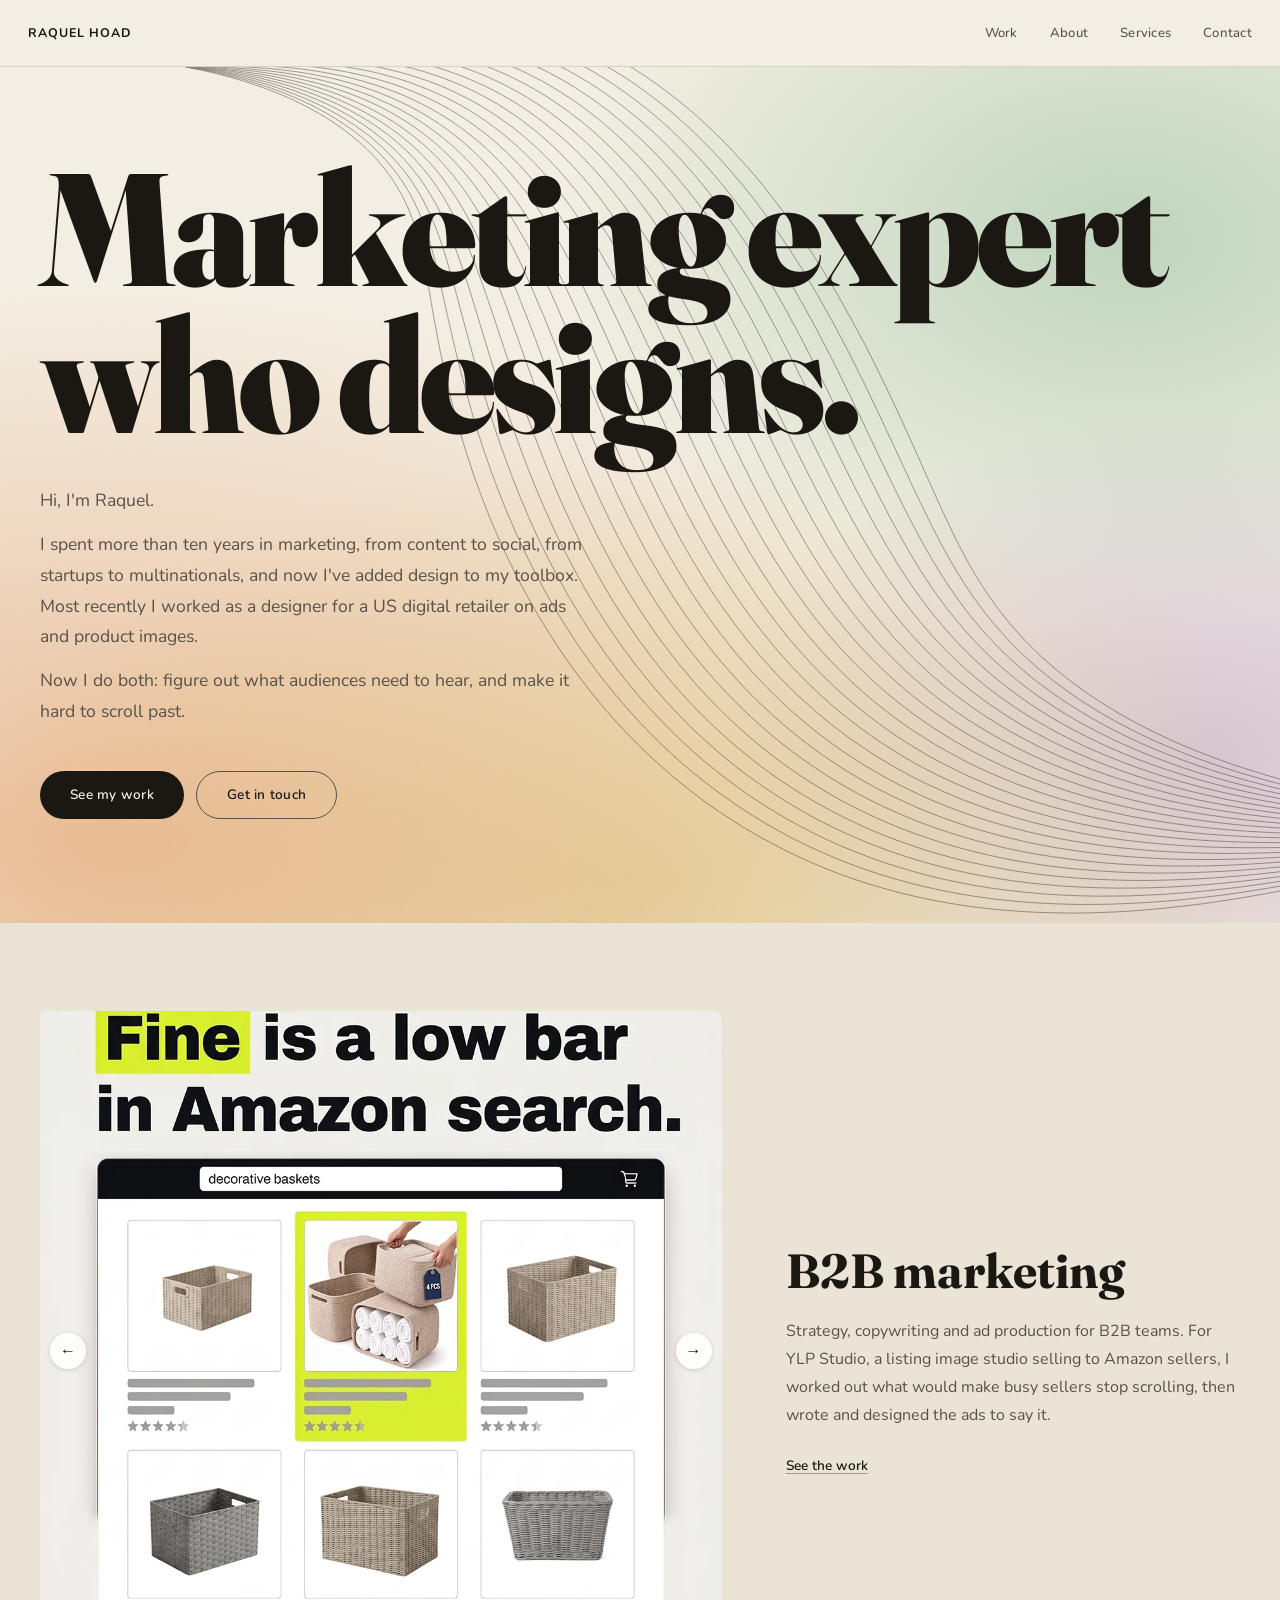
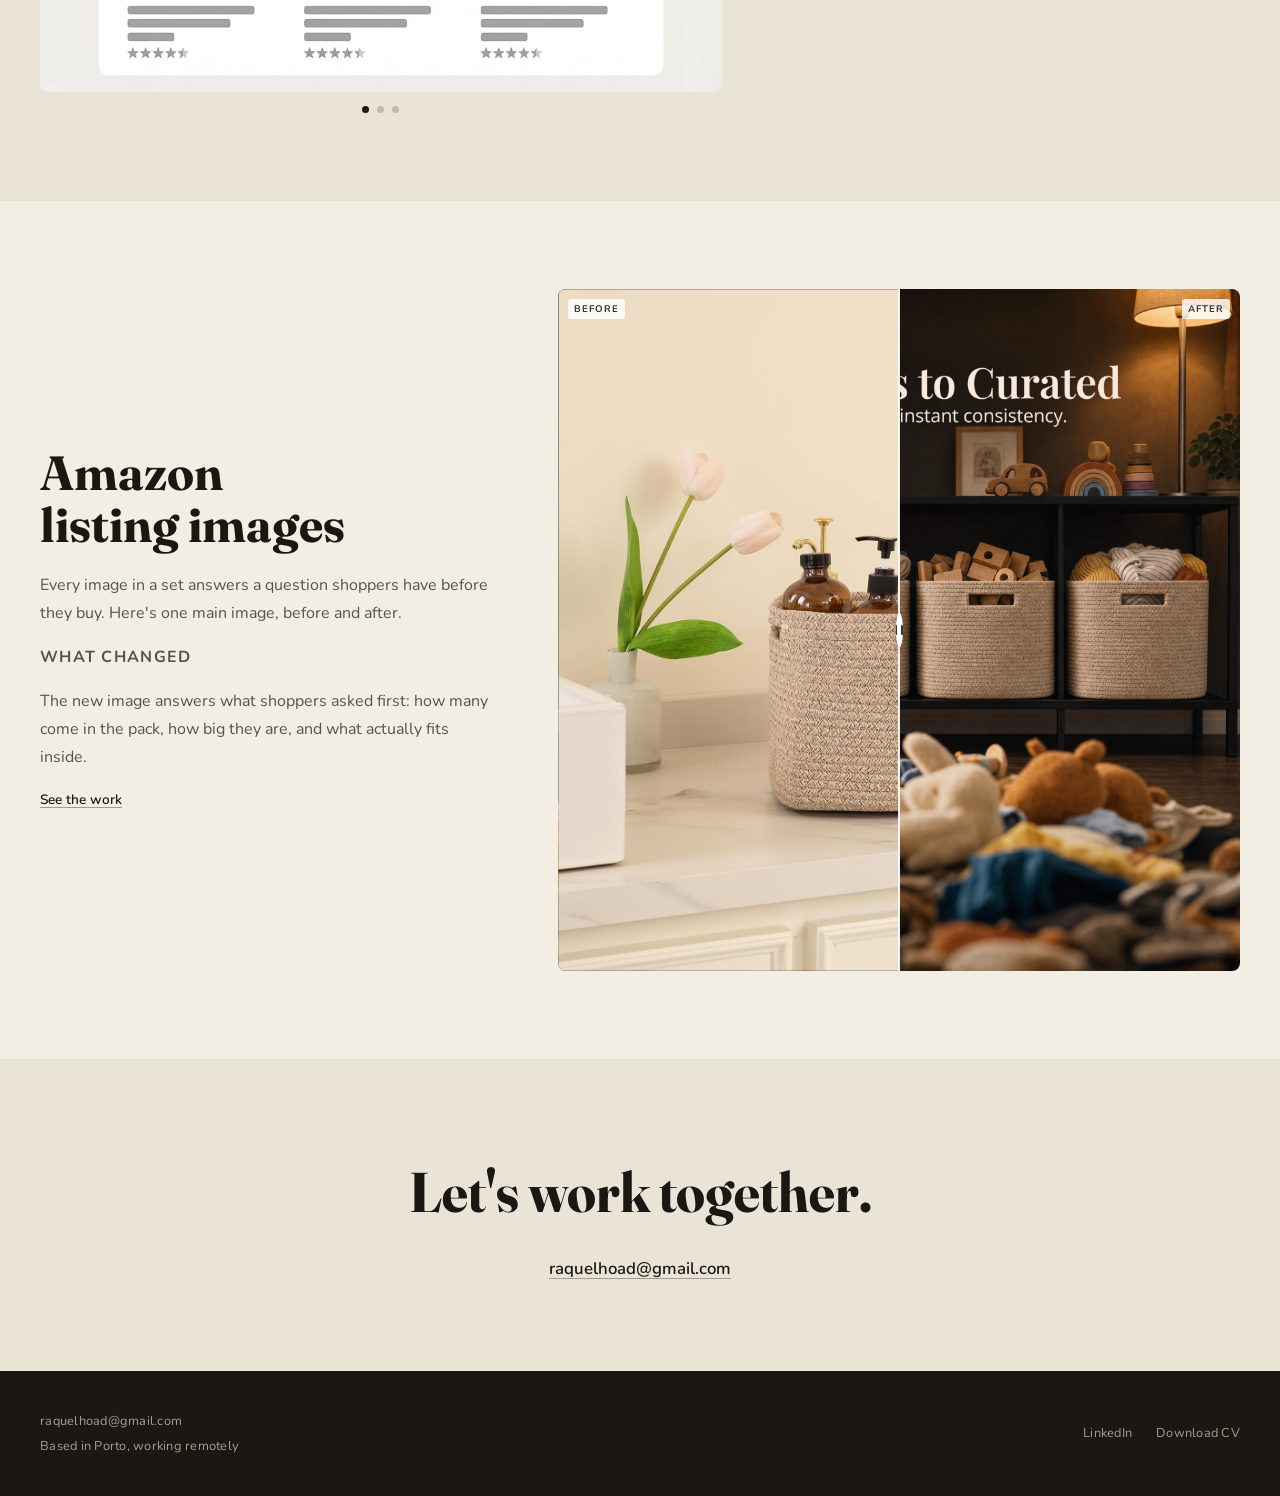
<file: index.html>
<!DOCTYPE html>
<html lang="en">
<head>
  <meta charset="UTF-8">
  <meta name="viewport" content="width=device-width, initial-scale=1.0, viewport-fit=cover">
  <title>Raquel Hoad</title>
  <meta name="description" content="Raquel Hoad is a marketer with 10+ years of experience who now designs the assets herself. Freelance from Porto, working remotely.">

  <!-- Open Graph -->
  <meta property="og:title" content="Raquel Hoad">
  <meta property="og:description" content="Raquel Hoad is a marketer with 10+ years of experience who now designs the assets herself. Freelance from Porto, working remotely.">
  <meta property="og:type" content="website">
  <meta property="og:url" content="https://raquel-hoad-portfolio.netlify.app/">

  <!-- Fonts -->
  <link rel="preconnect" href="https://fonts.googleapis.com">
  <link rel="preconnect" href="https://fonts.gstatic.com" crossorigin>
  <link href="https://fonts.googleapis.com/css2?family=Fraunces:ital,opsz,wght@0,9..144,400;0,9..144,700;0,9..144,900;1,9..144,400&family=Nunito:wght@400;500;600;700&display=swap" rel="stylesheet">

  <link rel="stylesheet" href="style.css">
</head>
<body>

  <!-- NAVIGATION
       To update links, edit this block. The same block appears in every HTML file. -->
  <nav class="site-nav" aria-label="Main navigation">
    <a href="index.html" class="nav-name">Raquel Hoad</a>
    <ul class="nav-links">
      <li><a href="index.html#work">Work</a></li>
      <li><a href="about.html">About</a></li>
      <li><a href="services.html">Services</a></li>
      <li><a href="mailto:raquelhoad@gmail.com">Contact</a></li>
    </ul>
  </nav>

  <main>

    <!-- HERO
         To edit: change the h1, intro, or button labels below. -->
    <section class="hero" aria-labelledby="hero-name">
      <div class="hero-grad" aria-hidden="true"></div>
      <div class="hero-grain" aria-hidden="true"></div>
      <div class="hero-lineart-layer" aria-hidden="true">
        <svg id="hero-lineart" viewBox="0 0 1400 660" preserveAspectRatio="xMidYMid slice" fill="none" xmlns="http://www.w3.org/2000/svg"></svg>
      </div>
      <div class="hero-content">
        <h1 id="hero-name">Marketing expert who designs.</h1>
        <div class="hero-intro">
          <p>Hi, I'm Raquel.</p>
          <p>I spent more than ten years in marketing, from content to social, from startups to multinationals, and now I've added design to my toolbox. Most recently I worked as a designer for a US digital retailer on ads and product images.</p>
          <p>Now I do both: figure out what audiences need to hear, and make it hard to scroll past.</p>
        </div>
        <div class="btn-row">
          <a href="#work" class="btn-solid">See my work</a>
          <a href="mailto:raquelhoad@gmail.com" class="btn-outline">Get in touch</a>
        </div>
      </div>
    </section>
    <script>
    (function(){
      var s=document.getElementById('hero-lineart');
      if(!s)return;
      function bz(t,a,b,c,d){var m=1-t;return m*m*m*a+3*m*m*t*b+3*m*t*t*c+t*t*t*d;}
      function bzD(t,a,b,c,d){var m=1-t;return 3*(m*m*(b-a)+2*m*t*(c-b)+t*t*(d-c));}
      function ribbon(ctrl,n,mo,sw){
        var x0=ctrl[0],y0=ctrl[1],c1x=ctrl[2],c1y=ctrl[3],c2x=ctrl[4],c2y=ctrl[5],x1=ctrl[6],y1=ctrl[7];
        var N=140;
        for(var li=0;li<n;li++){
          var rel=(li/(n-1)-0.5)*2,pts=[];
          for(var i=0;i<=N;i++){
            var t=i/N,px=bz(t,x0,c1x,c2x,x1),py=bz(t,y0,c1y,c2y,y1);
            var dx=bzD(t,x0,c1x,c2x,x1),dy=bzD(t,y0,c1y,c2y,y1);
            var len=Math.sqrt(dx*dx+dy*dy)||1,env=Math.sin(Math.PI*t);
            pts.push([px+rel*mo*env*(-dy/len),py+rel*mo*env*(dx/len)]);
          }
          var d='';
          for(var j=0;j<pts.length;j++)d+=(j?'L':'M')+pts[j][0].toFixed(1)+','+pts[j][1].toFixed(1);
          var p=document.createElementNS('http://www.w3.org/2000/svg','path');
          p.setAttribute('d',d);p.setAttribute('stroke','currentColor');
          p.setAttribute('stroke-width',sw||'0.7');p.setAttribute('fill','none');
          s.appendChild(p);
        }
      }
      /* Single wave: rises from lower-right up to upper-center */
      ribbon([1400,580, 500,700, 900,-60, 350,0], 24, 160, '0.6');
    })();
    </script>

    <!-- B2B MARKETING -->
    <section id="work" class="section section-alt" aria-labelledby="b2b-heading">
      <div class="section-inner">
        <div class="b2b-layout">

          <div class="b2b-carousel-wrap">
            <div class="b2b-carousel" id="b2b-carousel">
              <div class="b2b-carousel-track" id="b2b-track">
                <div class="b2b-carousel-slide">
                  <img src="img/ylp-ad-1.webp" alt="YLP Studio ad: Fine is a low bar in Amazon search. A main image built to win the click and still pass Amazon's rules." class="b2b-ad-img">
                </div>
                <div class="b2b-carousel-slide">
                  <img src="img/ylp-ad-2.webp" alt="YLP Studio ad: Your listing images might be why sales are slow. We design listing images you can feel confident in." class="b2b-ad-img">
                </div>
                <div class="b2b-carousel-slide">
                  <img src="img/ylp-ad-3.webp" alt="YLP Studio ad: Built by Amazon sellers with 10+ years behind them. So we design images made to stop the scroll." class="b2b-ad-img">
                </div>
              </div>
              <button class="b2b-carousel-btn b2b-carousel-btn--prev" id="b2b-prev" aria-label="Previous ad">&#8592;</button>
              <button class="b2b-carousel-btn b2b-carousel-btn--next" id="b2b-next" aria-label="Next ad">&#8594;</button>
            </div>
            <div class="b2b-carousel-dots">
              <button class="b2b-dot b2b-dot--active" id="b2b-dot-0" aria-label="Ad 1 of 3"></button>
              <button class="b2b-dot" id="b2b-dot-1" aria-label="Ad 2 of 3"></button>
              <button class="b2b-dot" id="b2b-dot-2" aria-label="Ad 3 of 3"></button>
            </div>
          </div>

          <div class="b2b-text">
            <h2 id="b2b-heading">B2B marketing</h2>
            <p>Strategy, copywriting and ad production for B2B teams. For YLP Studio, a listing image studio selling to Amazon sellers, I worked out what would make busy sellers stop scrolling, then wrote and designed the ads to say it.</p>
            <a href="ylp-studio.html" class="text-link">See the work</a>
          </div>

        </div>
      </div>
    </section>

    <!-- AMAZON LISTING IMAGES -->
    <section class="section" aria-labelledby="amazon-heading">
      <div class="section-inner">
        <div class="amazon-layout">

          <div class="amazon-text">
            <h2 id="amazon-heading">Amazon listing images</h2>
            <p>Every image in a set answers a question shoppers have before they buy. Here's one main image, before and after.</p>
            <p class="change-label">What changed</p>
            <p>The new image answers what shoppers asked first: how many come in the pack, how big they are, and what actually fits inside.</p>
            <a href="amazon-listing-images.html" class="text-link">See the work</a>
          </div>

          <div class="amazon-visual">
            <div class="slider-wrap" id="listing-slider">
              <div class="slider-layer slider-layer--after">
                <img src="img/basket-after.webp" alt="Redesigned Amazon main image: set of four woven storage baskets in a cubby shelf filled with toys and clothes, with text overlay reading From Chaos to Curated." class="slider-img">
              </div>
              <div class="slider-layer slider-layer--before" id="slider-before">
                <img src="img/basket-before.jpg" alt="Original Amazon main image: a single woven basket on a bathroom counter with toiletries inside." class="slider-img">
              </div>
              <div class="slider-divider" id="slider-divider" aria-hidden="true">
                <div class="slider-grip"></div>
              </div>
              <span class="slider-tag slider-tag--b" aria-hidden="true">BEFORE</span>
              <span class="slider-tag slider-tag--a" aria-hidden="true">AFTER</span>
            </div>
          </div>

        </div>
      </div>
    </section>
    <script>
    (function() {
      var track = document.getElementById('b2b-track');
      if (!track) return;
      var total = 3;
      var current = 0;
      function go(n) {
        current = (n + total) % total;
        track.style.transform = 'translateX(-' + (current * 100) + '%)';
        for (var i = 0; i < total; i++) {
          var dot = document.getElementById('b2b-dot-' + i);
          if (dot) dot.classList.toggle('b2b-dot--active', i === current);
        }
      }
      document.getElementById('b2b-prev').addEventListener('click', function() { go(current - 1); });
      document.getElementById('b2b-next').addEventListener('click', function() { go(current + 1); });
      for (var i = 0; i < total; i++) {
        (function(idx) {
          var dot = document.getElementById('b2b-dot-' + idx);
          if (dot) dot.addEventListener('click', function() { go(idx); });
        })(i);
      }
    })();
    </script>
    <script>
    (function() {
      var wrap = document.getElementById('listing-slider');
      if (!wrap) return;
      var before = document.getElementById('slider-before');
      var divider = document.getElementById('slider-divider');
      var dragging = false;
      function update(x) {
        var rect = wrap.getBoundingClientRect();
        var pct = Math.max(0, Math.min(100, (x - rect.left) / rect.width * 100));
        before.style.clipPath = 'inset(0 ' + (100 - pct).toFixed(1) + '% 0 0)';
        divider.style.left = pct.toFixed(1) + '%';
      }
      wrap.addEventListener('mousedown', function(e) { e.preventDefault(); dragging = true; update(e.clientX); });
      window.addEventListener('mousemove', function(e) { if (dragging) update(e.clientX); });
      window.addEventListener('mouseup', function() { dragging = false; });
      wrap.addEventListener('touchstart', function(e) { dragging = true; update(e.touches[0].clientX); }, {passive: true});
      wrap.addEventListener('touchmove', function(e) { if (dragging) { e.preventDefault(); update(e.touches[0].clientX); } }, {passive: false});
      window.addEventListener('touchend', function() { dragging = false; });
    })();
    </script>

    <!-- CONTACT -->
    <section class="section section-alt section-contact" aria-labelledby="contact-heading">
      <div class="section-inner section-inner--narrow">
        <h2 class="contact-heading" id="contact-heading">Let's work together.</h2>
        <a href="mailto:raquelhoad@gmail.com" class="contact-email">raquelhoad@gmail.com</a>
      </div>
    </section>

  </main>

  <!-- FOOTER
       To update: edit the links and location text below.
       Replace the CV href with the actual file path when ready. -->
  <footer class="site-footer">
    <div class="footer-inner">
      <div class="footer-left">
        <a href="mailto:raquelhoad@gmail.com">raquelhoad@gmail.com</a>
        <span>Based in Porto, working remotely</span>
      </div>
      <div class="footer-right">
        <!-- Replace # with your LinkedIn URL -->
        <a href="#" aria-label="LinkedIn profile">LinkedIn</a>
        <!-- Replace # with the path to your CV PDF when ready -->
        <a href="#" aria-label="Download CV as PDF">Download CV</a>
      </div>
    </div>
  </footer>

</body>
</html>
</file>
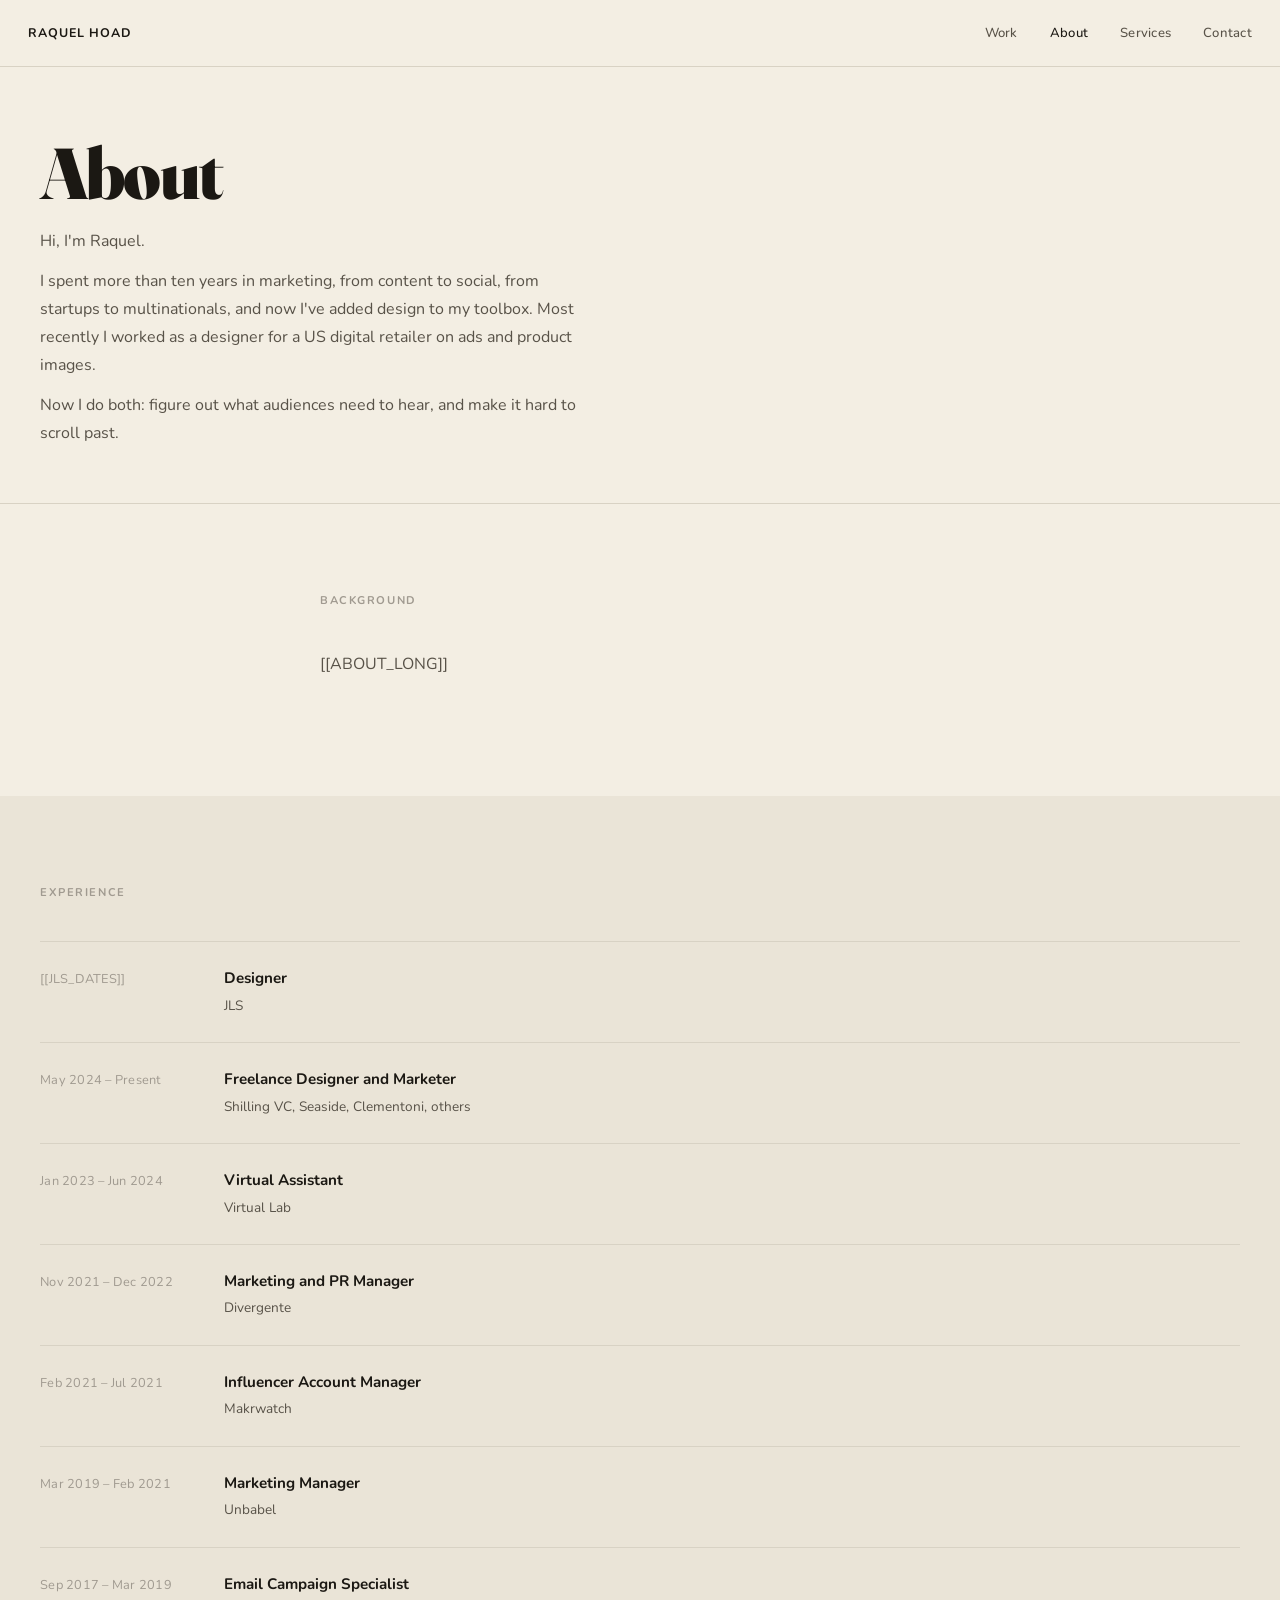
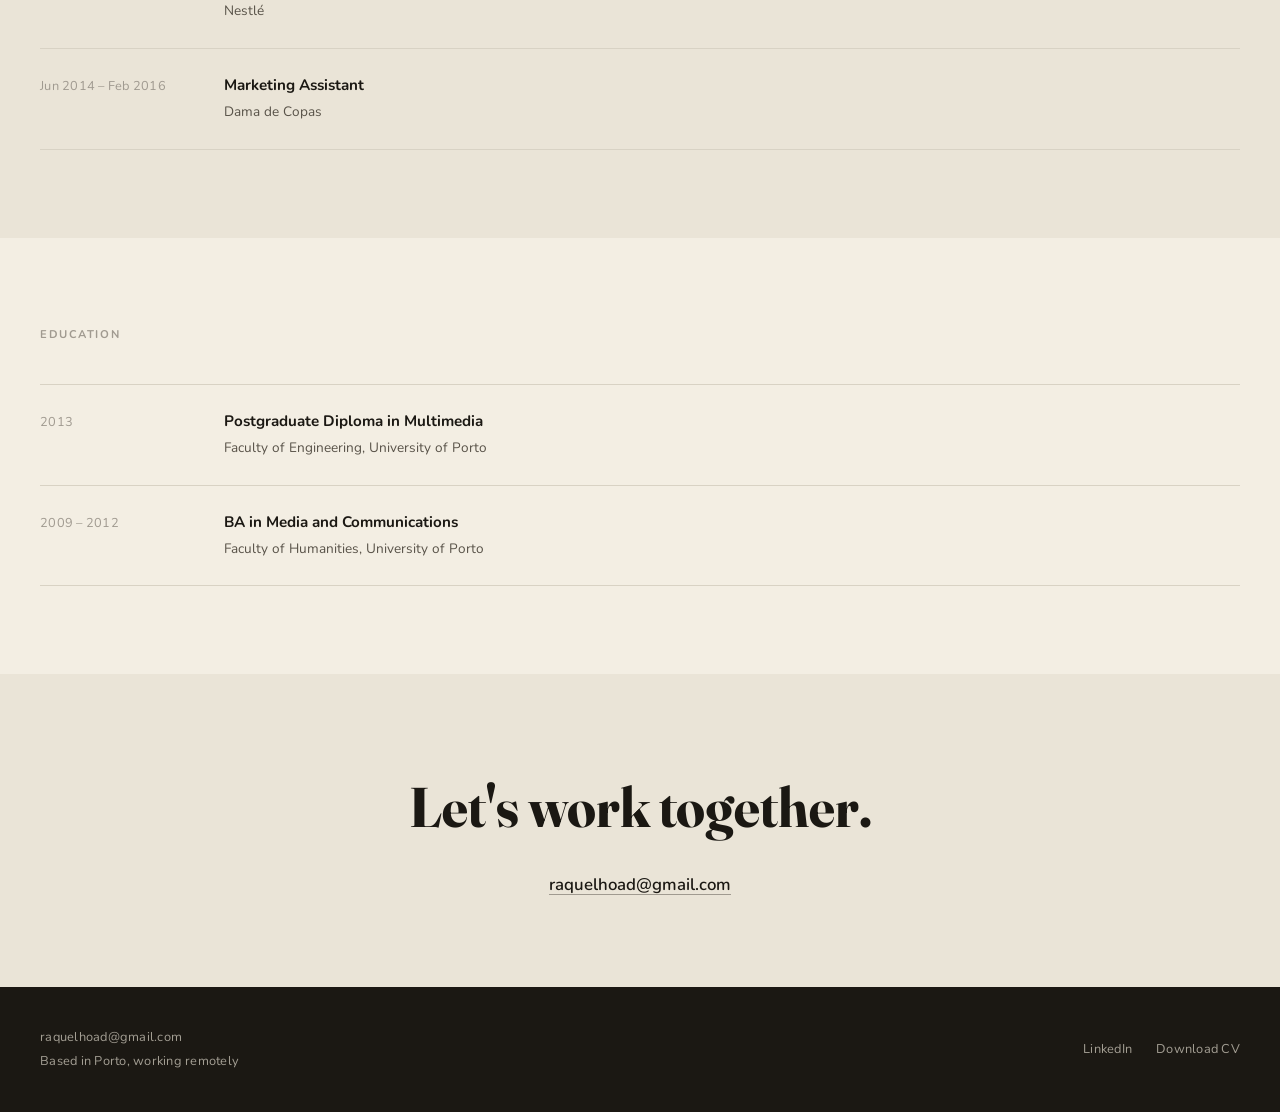
<file: about.html>
<!DOCTYPE html>
<html lang="en">
<head>
  <meta charset="UTF-8">
  <meta name="viewport" content="width=device-width, initial-scale=1.0, viewport-fit=cover">
  <title>About — Raquel Hoad</title>
  <meta name="description" content="Raquel Hoad is a marketer with 10+ years of experience in B2B, SaaS and content, now working as a freelance designer from Porto, Portugal.">

  <!-- Open Graph -->
  <meta property="og:title" content="About — Raquel Hoad">
  <meta property="og:description" content="Raquel Hoad is a marketer with 10+ years of experience in B2B, SaaS and content, now working as a freelance designer from Porto, Portugal.">
  <meta property="og:type" content="website">
  <meta property="og:url" content="https://raquel-hoad-portfolio.netlify.app/about.html">

  <!-- Fonts -->
  <link rel="preconnect" href="https://fonts.googleapis.com">
  <link rel="preconnect" href="https://fonts.gstatic.com" crossorigin>
  <link href="https://fonts.googleapis.com/css2?family=Fraunces:ital,opsz,wght@0,9..144,400;0,9..144,700;0,9..144,900;1,9..144,400&family=Nunito:wght@400;500;600;700&display=swap" rel="stylesheet">

  <link rel="stylesheet" href="style.css">
</head>
<body>

  <!-- NAVIGATION -->
  <nav class="site-nav" aria-label="Main navigation">
    <a href="index.html" class="nav-name">Raquel Hoad</a>
    <ul class="nav-links">
      <li><a href="index.html#work">Work</a></li>
      <li><a href="about.html" aria-current="page">About</a></li>
      <li><a href="services.html">Services</a></li>
      <li><a href="mailto:raquelhoad@gmail.com">Contact</a></li>
    </ul>
  </nav>

  <main>

    <!-- PAGE HERO -->
    <div class="page-hero">
      <div class="page-hero-inner">
        <h1>About</h1>
        <!-- Replace [[ABOUT_SHORT]] with the same short bio from the homepage. -->
        <div class="page-summary">
          <p>Hi, I'm Raquel.</p>
          <p>I spent more than ten years in marketing, from content to social, from startups to multinationals, and now I've added design to my toolbox. Most recently I worked as a designer for a US digital retailer on ads and product images.</p>
          <p>Now I do both: figure out what audiences need to hear, and make it hard to scroll past.</p>
        </div>
      </div>
    </div>

    <!-- LONGER BIO
         Replace [[ABOUT_LONG]] with a few paragraphs. Raquel is writing this. -->
    <section class="section" aria-labelledby="bio-heading">
      <div class="section-inner section-inner--narrow">
        <h2 class="section-label" id="bio-heading">Background</h2>
        <p class="about-blurb">[[ABOUT_LONG]]</p>
      </div>
    </section>

    <!-- CAREER TIMELINE
         Dates and roles are taken from your CV. Edit directly to update.
         Add or remove .timeline-item blocks as needed. -->
    <section class="section section-alt" aria-labelledby="career-heading">
      <div class="section-inner">
        <h2 class="section-label" id="career-heading">Experience</h2>
        <div class="timeline">

          <div class="timeline-item">
            <div class="timeline-date">[[JLS_DATES]]</div>
            <div class="timeline-content">
              <h3>Designer</h3>
              <span class="timeline-org">JLS</span>
            </div>
          </div>

          <div class="timeline-item">
            <div class="timeline-date">May 2024 – Present</div>
            <div class="timeline-content">
              <h3>Freelance Designer and Marketer</h3>
              <span class="timeline-org">Shilling VC, Seaside, Clementoni, others</span>
            </div>
          </div>

          <div class="timeline-item">
            <div class="timeline-date">Jan 2023 – Jun 2024</div>
            <div class="timeline-content">
              <h3>Virtual Assistant</h3>
              <span class="timeline-org">Virtual Lab</span>
            </div>
          </div>

          <div class="timeline-item">
            <div class="timeline-date">Nov 2021 – Dec 2022</div>
            <div class="timeline-content">
              <h3>Marketing and PR Manager</h3>
              <span class="timeline-org">Divergente</span>
            </div>
          </div>

          <div class="timeline-item">
            <div class="timeline-date">Feb 2021 – Jul 2021</div>
            <div class="timeline-content">
              <h3>Influencer Account Manager</h3>
              <span class="timeline-org">Makrwatch</span>
            </div>
          </div>

          <div class="timeline-item">
            <div class="timeline-date">Mar 2019 – Feb 2021</div>
            <div class="timeline-content">
              <h3>Marketing Manager</h3>
              <span class="timeline-org">Unbabel</span>
            </div>
          </div>

          <div class="timeline-item">
            <div class="timeline-date">Sep 2017 – Mar 2019</div>
            <div class="timeline-content">
              <h3>Email Campaign Specialist</h3>
              <span class="timeline-org">Nestlé</span>
            </div>
          </div>

          <div class="timeline-item">
            <div class="timeline-date">Jun 2014 – Feb 2016</div>
            <div class="timeline-content">
              <h3>Marketing Assistant</h3>
              <span class="timeline-org">Dama de Copas</span>
            </div>
          </div>

        </div>
      </div>
    </section>

    <!-- EDUCATION -->
    <section class="section" aria-labelledby="education-heading">
      <div class="section-inner">
        <h2 class="section-label" id="education-heading">Education</h2>
        <div class="timeline">

          <div class="timeline-item">
            <div class="timeline-date">2013</div>
            <div class="timeline-content">
              <h3>Postgraduate Diploma in Multimedia</h3>
              <span class="timeline-org">Faculty of Engineering, University of Porto</span>
            </div>
          </div>

          <div class="timeline-item">
            <div class="timeline-date">2009 – 2012</div>
            <div class="timeline-content">
              <h3>BA in Media and Communications</h3>
              <span class="timeline-org">Faculty of Humanities, University of Porto</span>
            </div>
          </div>

        </div>
      </div>
    </section>

    <!-- CONTACT -->
    <section class="section section-alt section-contact" aria-labelledby="contact-heading">
      <div class="section-inner section-inner--narrow">
        <h2 class="contact-heading" id="contact-heading">Let's work together.</h2>
        <a href="mailto:raquelhoad@gmail.com" class="contact-email">raquelhoad@gmail.com</a>
      </div>
    </section>

  </main>

  <!-- FOOTER -->
  <footer class="site-footer">
    <div class="footer-inner">
      <div class="footer-left">
        <a href="mailto:raquelhoad@gmail.com">raquelhoad@gmail.com</a>
        <span>Based in Porto, working remotely</span>
      </div>
      <div class="footer-right">
        <a href="#" aria-label="LinkedIn profile">LinkedIn</a>
        <a href="#" aria-label="Download CV as PDF">Download CV</a>
      </div>
    </div>
  </footer>

</body>
</html>
</file>
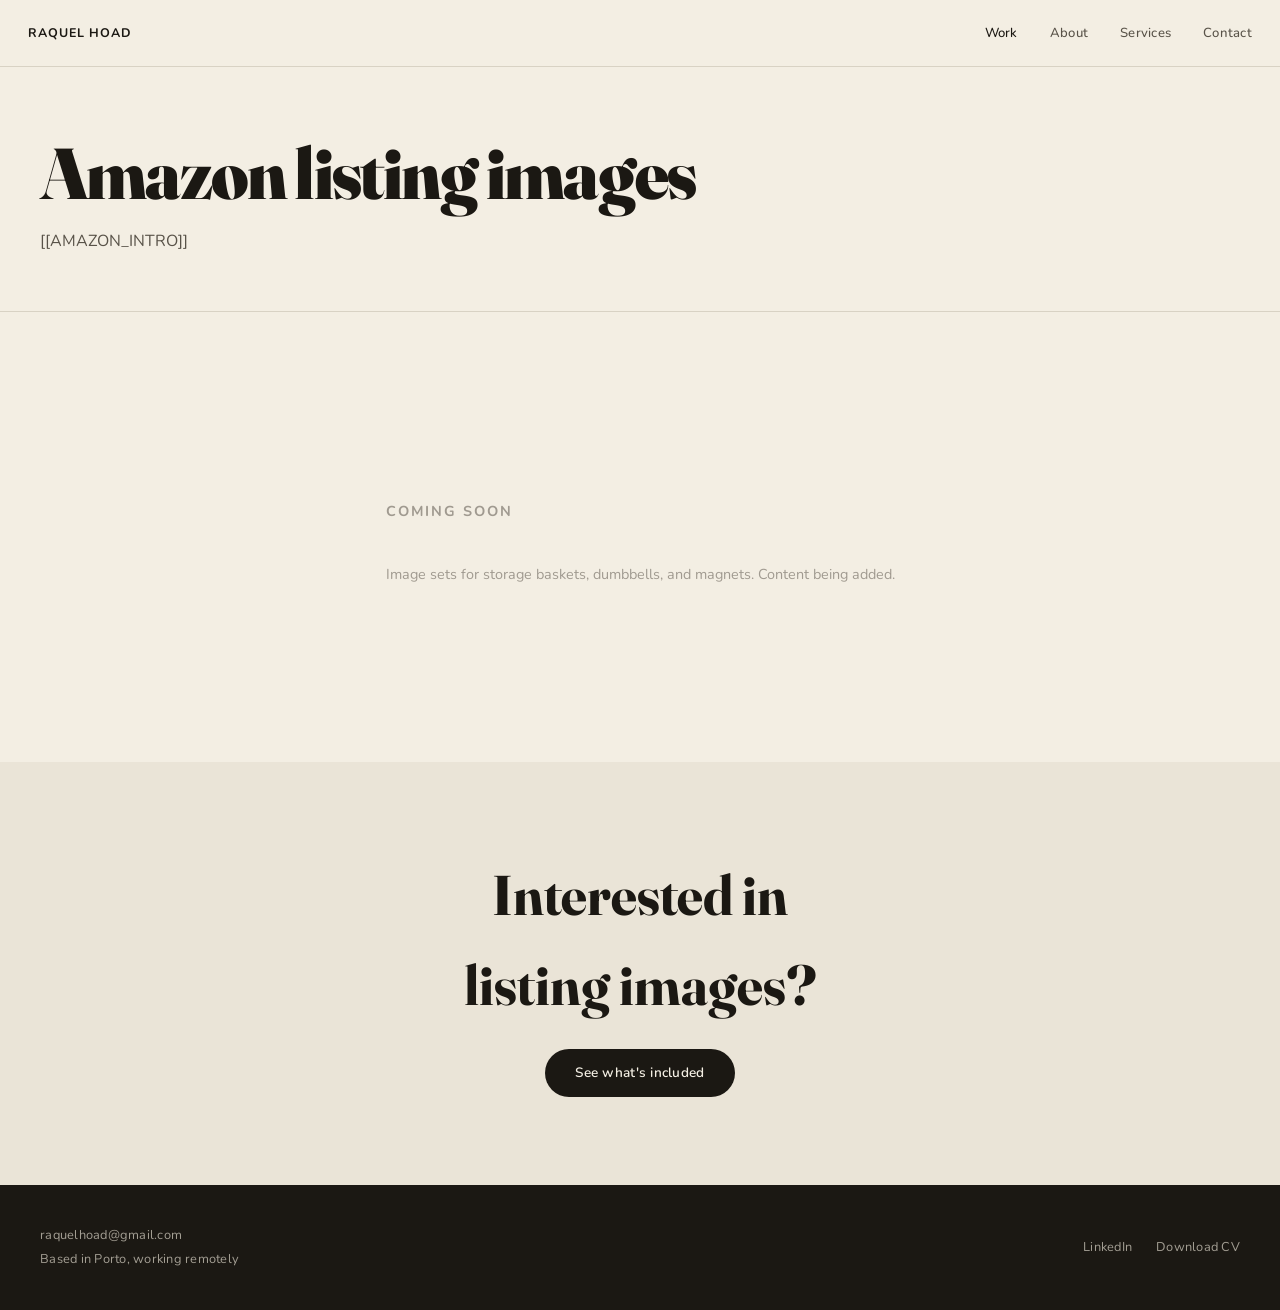
<file: amazon-listing-images.html>
<!DOCTYPE html>
<html lang="en">
<head>
  <meta charset="UTF-8">
  <meta name="viewport" content="width=device-width, initial-scale=1.0, viewport-fit=cover">
  <title>Amazon listing images — Raquel Hoad</title>
  <meta name="description" content="[[AMAZON_INTRO]]">

  <meta property="og:title" content="Amazon listing images — Raquel Hoad">
  <meta property="og:type" content="website">
  <meta property="og:url" content="https://raquel-hoad-portfolio.netlify.app/amazon-listing-images.html">

  <link rel="preconnect" href="https://fonts.googleapis.com">
  <link rel="preconnect" href="https://fonts.gstatic.com" crossorigin>
  <link href="https://fonts.googleapis.com/css2?family=Fraunces:ital,opsz,wght@0,9..144,400;0,9..144,700;0,9..144,900;1,9..144,400&family=Nunito:wght@400;500;600;700&display=swap" rel="stylesheet">

  <link rel="stylesheet" href="style.css">
</head>
<body>

  <nav class="site-nav" aria-label="Main navigation">
    <a href="index.html" class="nav-name">Raquel Hoad</a>
    <ul class="nav-links">
      <li><a href="index.html#work" aria-current="page">Work</a></li>
      <li><a href="about.html">About</a></li>
      <li><a href="services.html">Services</a></li>
      <li><a href="mailto:raquelhoad@gmail.com">Contact</a></li>
    </ul>
  </nav>

  <main>

    <div class="page-hero">
      <div class="page-hero-inner">
        <h1>Amazon listing images</h1>
        <!-- Replace [[AMAZON_INTRO]] with 2 sentences about the listing sets. -->
        <p class="page-summary">[[AMAZON_INTRO]]</p>
      </div>
    </div>

    <!-- Content for this page is coming. See PLACEHOLDERS.md for what is needed. -->
    <div class="coming-soon">
      <div class="coming-soon-inner">
        <p class="section-label">Coming soon</p>
        <p>Image sets for storage baskets, dumbbells, and magnets. Content being added.</p>
      </div>
    </div>

    <section class="section section-alt section-contact" aria-labelledby="cta-heading">
      <div class="section-inner section-inner--narrow">
        <h2 class="contact-heading" id="cta-heading">Interested in listing images?</h2>
        <a href="services.html" class="btn-solid">See what's included</a>
      </div>
    </section>

  </main>

  <footer class="site-footer">
    <div class="footer-inner">
      <div class="footer-left">
        <a href="mailto:raquelhoad@gmail.com">raquelhoad@gmail.com</a>
        <span>Based in Porto, working remotely</span>
      </div>
      <div class="footer-right">
        <a href="#" aria-label="LinkedIn profile">LinkedIn</a>
        <a href="#" aria-label="Download CV as PDF">Download CV</a>
      </div>
    </div>
  </footer>

</body>
</html>
</file>
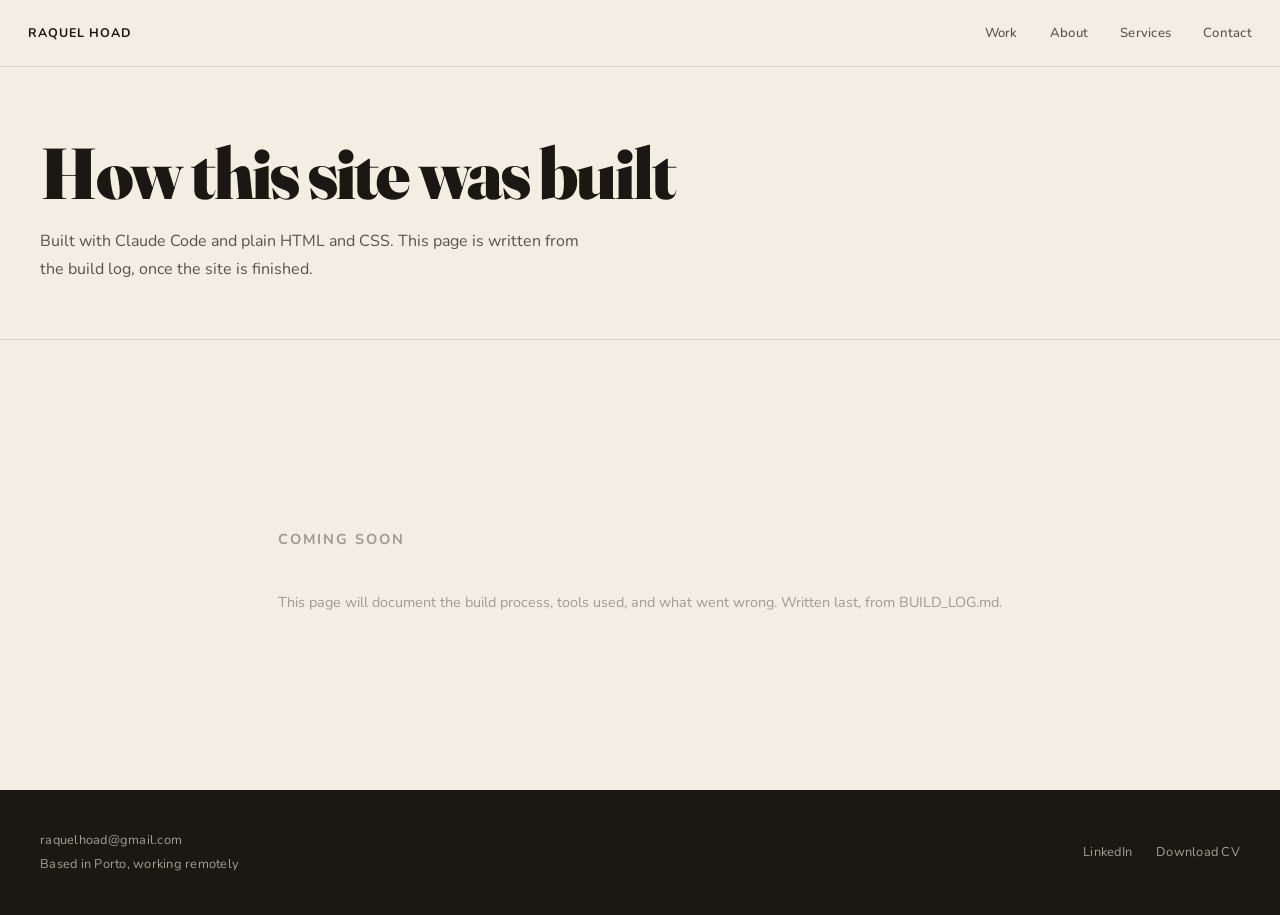
<file: how-this-was-built.html>
<!DOCTYPE html>
<html lang="en">
<head>
  <meta charset="UTF-8">
  <meta name="viewport" content="width=device-width, initial-scale=1.0, viewport-fit=cover">
  <title>How this site was built — Raquel Hoad</title>
  <meta name="description" content="How Raquel Hoad built her own portfolio site using Claude Code and a plain HTML and CSS workflow.">

  <meta property="og:title" content="How this site was built — Raquel Hoad">
  <meta property="og:type" content="website">
  <meta property="og:url" content="https://raquel-hoad-portfolio.netlify.app/how-this-was-built.html">

  <link rel="preconnect" href="https://fonts.googleapis.com">
  <link rel="preconnect" href="https://fonts.gstatic.com" crossorigin>
  <link href="https://fonts.googleapis.com/css2?family=Fraunces:ital,opsz,wght@0,9..144,400;0,9..144,700;0,9..144,900;1,9..144,400&family=Nunito:wght@400;500;600;700&display=swap" rel="stylesheet">

  <link rel="stylesheet" href="style.css">
</head>
<body>

  <nav class="site-nav" aria-label="Main navigation">
    <a href="index.html" class="nav-name">Raquel Hoad</a>
    <ul class="nav-links">
      <li><a href="index.html#work">Work</a></li>
      <li><a href="about.html">About</a></li>
      <li><a href="services.html">Services</a></li>
      <li><a href="mailto:raquelhoad@gmail.com">Contact</a></li>
    </ul>
  </nav>

  <main>

    <div class="page-hero">
      <div class="page-hero-inner">
        <h1>How this site was built</h1>
        <p class="page-summary">Built with Claude Code and plain HTML and CSS. This page is written from the build log, once the site is finished.</p>
      </div>
    </div>

    <div class="coming-soon">
      <div class="coming-soon-inner">
        <p class="section-label">Coming soon</p>
        <p>This page will document the build process, tools used, and what went wrong. Written last, from BUILD_LOG.md.</p>
      </div>
    </div>

  </main>

  <footer class="site-footer">
    <div class="footer-inner">
      <div class="footer-left">
        <a href="mailto:raquelhoad@gmail.com">raquelhoad@gmail.com</a>
        <span>Based in Porto, working remotely</span>
      </div>
      <div class="footer-right">
        <a href="#" aria-label="LinkedIn profile">LinkedIn</a>
        <a href="#" aria-label="Download CV as PDF">Download CV</a>
      </div>
    </div>
  </footer>

</body>
</html>
</file>
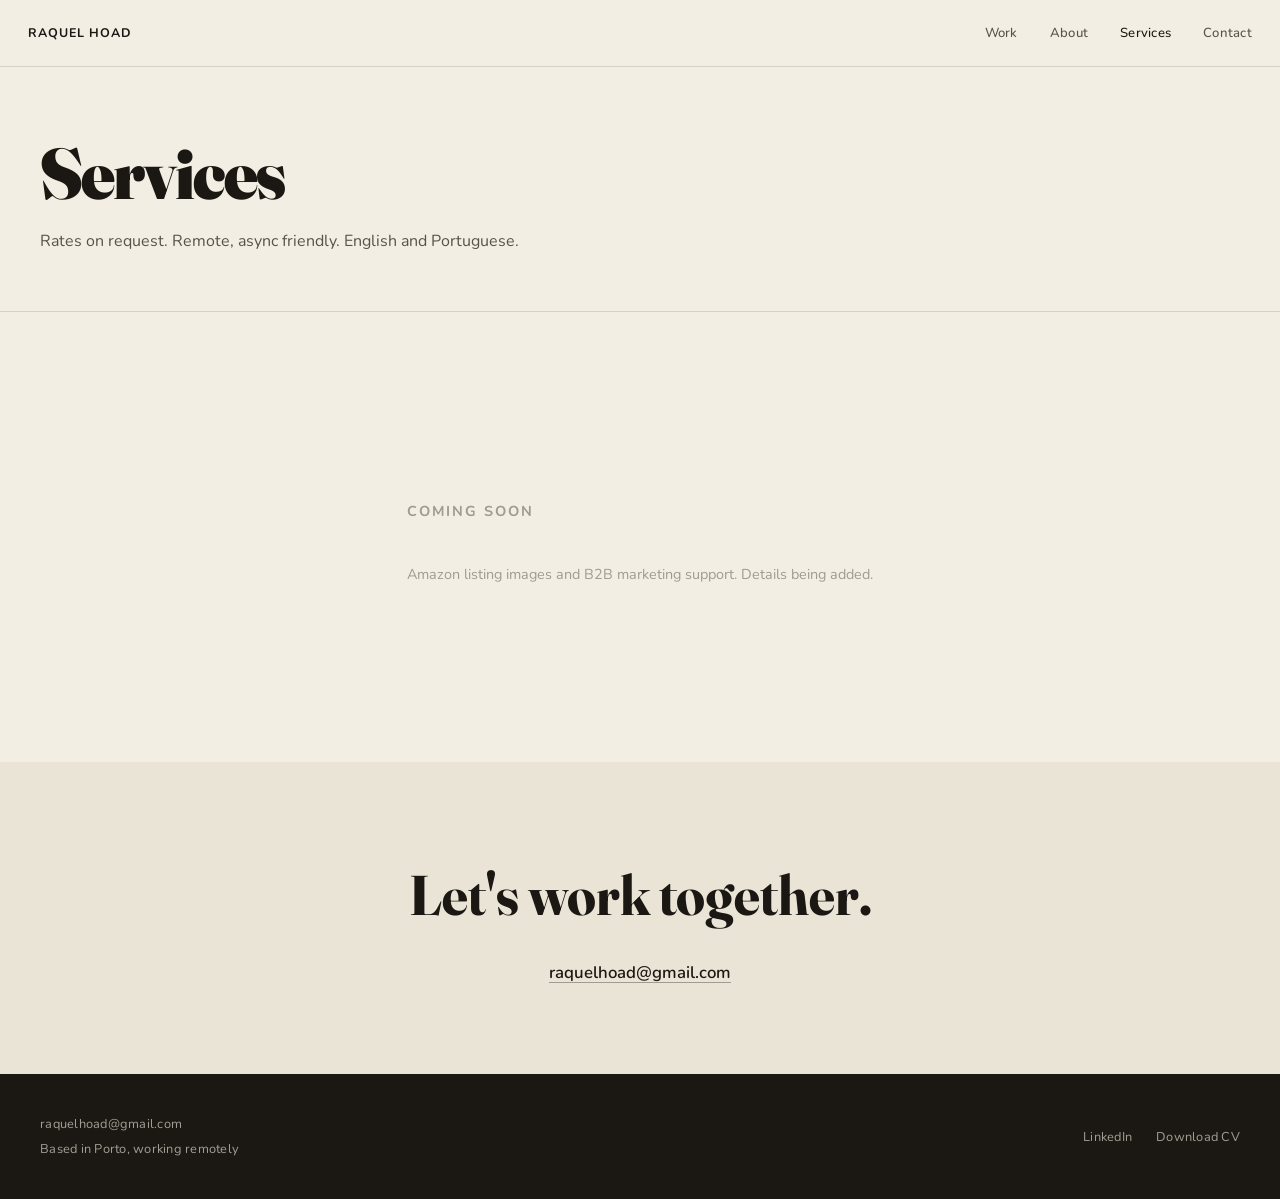
<file: services.html>
<!DOCTYPE html>
<html lang="en">
<head>
  <meta charset="UTF-8">
  <meta name="viewport" content="width=device-width, initial-scale=1.0, viewport-fit=cover">
  <title>Services — Raquel Hoad</title>
  <meta name="description" content="Amazon listing images and B2B marketing support, freelance from Porto. Rates on request.">

  <meta property="og:title" content="Services — Raquel Hoad">
  <meta property="og:description" content="Amazon listing images and B2B marketing support, freelance from Porto. Rates on request.">
  <meta property="og:type" content="website">
  <meta property="og:url" content="https://raquel-hoad-portfolio.netlify.app/services.html">

  <link rel="preconnect" href="https://fonts.googleapis.com">
  <link rel="preconnect" href="https://fonts.gstatic.com" crossorigin>
  <link href="https://fonts.googleapis.com/css2?family=Fraunces:ital,opsz,wght@0,9..144,400;0,9..144,700;0,9..144,900;1,9..144,400&family=Nunito:wght@400;500;600;700&display=swap" rel="stylesheet">

  <link rel="stylesheet" href="style.css">
</head>
<body>

  <nav class="site-nav" aria-label="Main navigation">
    <a href="index.html" class="nav-name">Raquel Hoad</a>
    <ul class="nav-links">
      <li><a href="index.html#work">Work</a></li>
      <li><a href="about.html">About</a></li>
      <li><a href="services.html" aria-current="page">Services</a></li>
      <li><a href="mailto:raquelhoad@gmail.com">Contact</a></li>
    </ul>
  </nav>

  <main>

    <div class="page-hero">
      <div class="page-hero-inner">
        <h1>Services</h1>
        <p class="page-summary">Rates on request. Remote, async friendly. English and Portuguese.</p>
      </div>
    </div>

    <!-- Content for this page is coming. See PLACEHOLDERS.md for what is needed. -->
    <div class="coming-soon">
      <div class="coming-soon-inner">
        <p class="section-label">Coming soon</p>
        <p>Amazon listing images and B2B marketing support. Details being added.</p>
      </div>
    </div>

    <section class="section section-alt section-contact" aria-labelledby="contact-heading">
      <div class="section-inner section-inner--narrow">
        <h2 class="contact-heading" id="contact-heading">Let's work together.</h2>
        <a href="mailto:raquelhoad@gmail.com" class="contact-email">raquelhoad@gmail.com</a>
      </div>
    </section>

  </main>

  <footer class="site-footer">
    <div class="footer-inner">
      <div class="footer-left">
        <a href="mailto:raquelhoad@gmail.com">raquelhoad@gmail.com</a>
        <span>Based in Porto, working remotely</span>
      </div>
      <div class="footer-right">
        <a href="#" aria-label="LinkedIn profile">LinkedIn</a>
        <a href="#" aria-label="Download CV as PDF">Download CV</a>
      </div>
    </div>
  </footer>

</body>
</html>
</file>
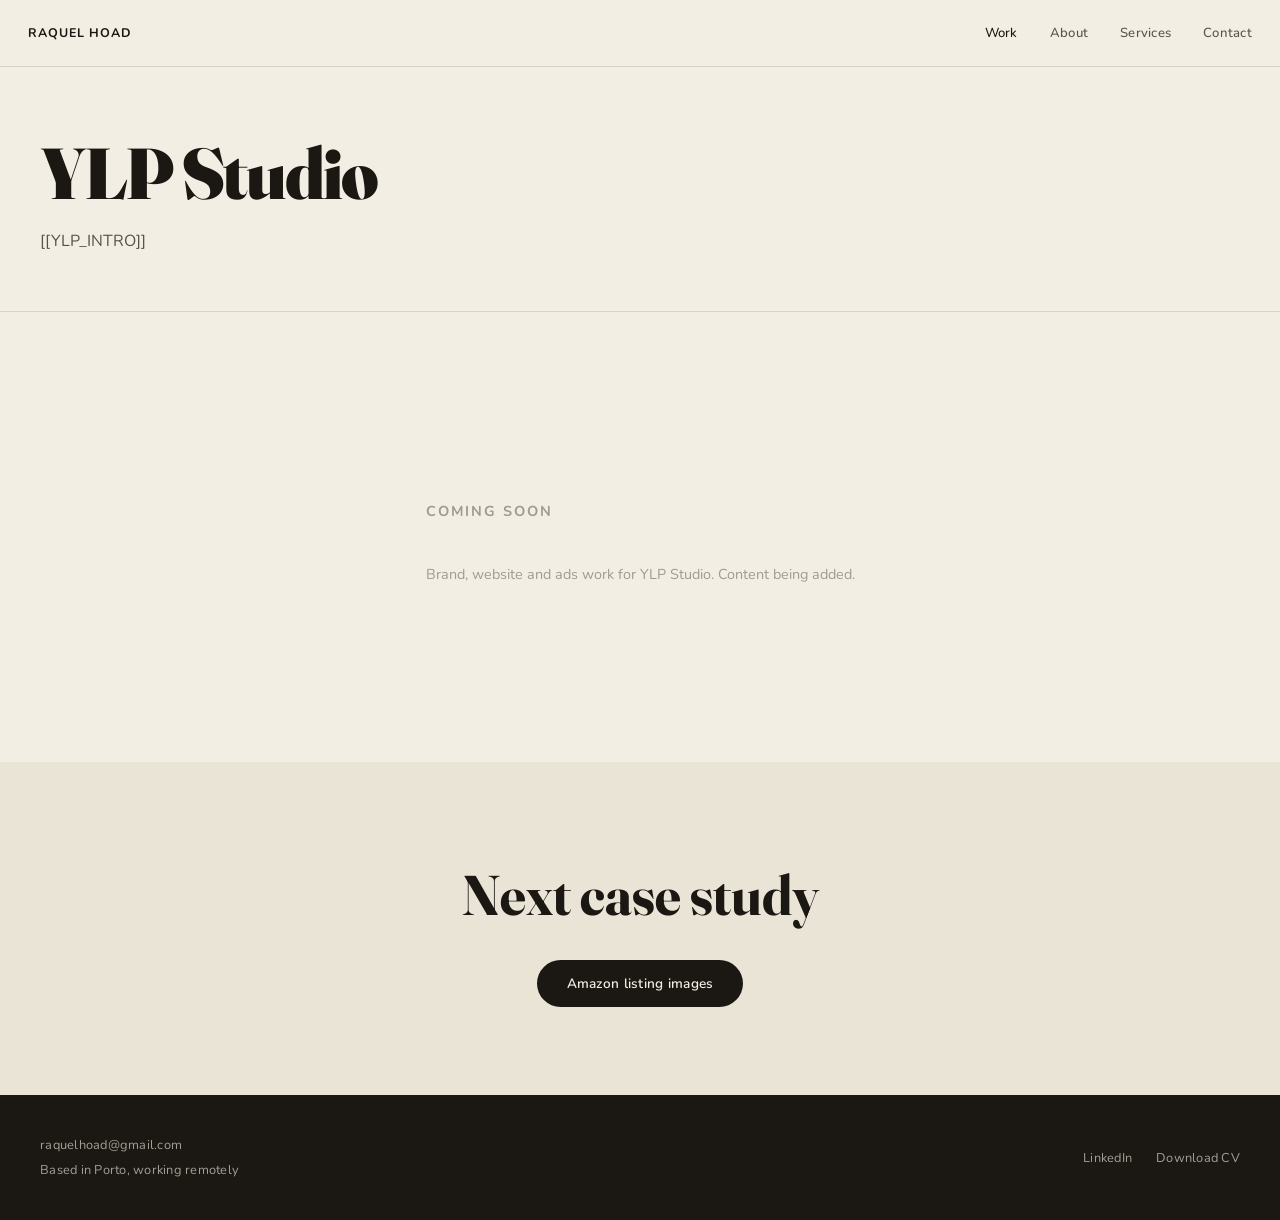
<file: ylp-studio.html>
<!DOCTYPE html>
<html lang="en">
<head>
  <meta charset="UTF-8">
  <meta name="viewport" content="width=device-width, initial-scale=1.0, viewport-fit=cover">
  <title>YLP Studio — Raquel Hoad</title>
  <meta name="description" content="[[YLP_INTRO]]">

  <meta property="og:title" content="YLP Studio — Raquel Hoad">
  <meta property="og:type" content="website">
  <meta property="og:url" content="https://raquel-hoad-portfolio.netlify.app/ylp-studio.html">

  <link rel="preconnect" href="https://fonts.googleapis.com">
  <link rel="preconnect" href="https://fonts.gstatic.com" crossorigin>
  <link href="https://fonts.googleapis.com/css2?family=Fraunces:ital,opsz,wght@0,9..144,400;0,9..144,700;0,9..144,900;1,9..144,400&family=Nunito:wght@400;500;600;700&display=swap" rel="stylesheet">

  <link rel="stylesheet" href="style.css">
</head>
<body>

  <nav class="site-nav" aria-label="Main navigation">
    <a href="index.html" class="nav-name">Raquel Hoad</a>
    <ul class="nav-links">
      <li><a href="index.html#work" aria-current="page">Work</a></li>
      <li><a href="about.html">About</a></li>
      <li><a href="services.html">Services</a></li>
      <li><a href="mailto:raquelhoad@gmail.com">Contact</a></li>
    </ul>
  </nav>

  <main>

    <div class="page-hero">
      <div class="page-hero-inner">
        <h1>YLP Studio</h1>
        <!-- Replace [[YLP_INTRO]] with 2-3 sentences: what YLP was, who it was for, and Raquel's role. -->
        <p class="page-summary">[[YLP_INTRO]]</p>
      </div>
    </div>

    <!-- Content for this page is coming. See PLACEHOLDERS.md for what is needed. -->
    <div class="coming-soon">
      <div class="coming-soon-inner">
        <p class="section-label">Coming soon</p>
        <p>Brand, website and ads work for YLP Studio. Content being added.</p>
      </div>
    </div>

    <section class="section section-alt section-contact" aria-labelledby="next-heading">
      <div class="section-inner section-inner--narrow">
        <h2 class="contact-heading" id="next-heading">Next case study</h2>
        <a href="amazon-listing-images.html" class="btn-solid">Amazon listing images</a>
      </div>
    </section>

  </main>

  <footer class="site-footer">
    <div class="footer-inner">
      <div class="footer-left">
        <a href="mailto:raquelhoad@gmail.com">raquelhoad@gmail.com</a>
        <span>Based in Porto, working remotely</span>
      </div>
      <div class="footer-right">
        <a href="#" aria-label="LinkedIn profile">LinkedIn</a>
        <a href="#" aria-label="Download CV as PDF">Download CV</a>
      </div>
    </div>
  </footer>

</body>
</html>
</file>
<file: style.css>
/* ============================================================
   RAQUEL HOAD PORTFOLIO — style.css
   All shared styles. Edit tokens in :root to restyle the site.
   ============================================================ */

/* ---- TOKENS ------------------------------------------------ */
:root {
  /* Colour */
  --cream:       #F3EEE3;
  --cream-alt:   #EAE4D7;
  --cream-deep:  #D8D2C4;
  --ink:         #1B1813;
  --ink-mid:     #585248;
  --ink-faint:   #A09A90;

  /* Hero gradient blob colours */
  --blob-peach:  rgba(226, 150, 92, 0.58);
  --blob-yellow: rgba(212, 186, 88, 0.48);
  --blob-mint:   rgba(118, 176, 134, 0.44);
  --blob-mauve:  rgba(176, 140, 192, 0.44);

  /* Type */
  --font-display: 'Fraunces', Georgia, 'Times New Roman', serif;
  --font-body:    'Nunito', system-ui, sans-serif;

  /* Layout */
  --max-w:   1200px;
  --gutter:  max(28px, env(safe-area-inset-left, 0px));
  --section: 88px;

  color-scheme: light;
}

@media (prefers-color-scheme: dark) {
  :root:not([data-theme="light"]) {
    --cream:       #1C1915;
    --cream-alt:   #232019;
    --cream-deep:  #2E2A22;
    --ink:         #EDE7D8;
    --ink-mid:     #A09890;
    --ink-faint:   #605A52;
    --blob-peach:  rgba(195, 118, 60, 0.38);
    --blob-yellow: rgba(178, 150, 56, 0.32);
    --blob-mint:   rgba(82, 138, 98, 0.32);
    --blob-mauve:  rgba(138, 102, 158, 0.32);
    color-scheme: dark;
  }
}

:root[data-theme="dark"] {
  --cream:       #1C1915;
  --cream-alt:   #232019;
  --cream-deep:  #2E2A22;
  --ink:         #EDE7D8;
  --ink-mid:     #A09890;
  --ink-faint:   #605A52;
  --blob-peach:  rgba(195, 118, 60, 0.38);
  --blob-yellow: rgba(178, 150, 56, 0.32);
  --blob-mint:   rgba(82, 138, 98, 0.32);
  --blob-mauve:  rgba(138, 102, 158, 0.32);
  color-scheme: dark;
}

/* ---- RESET ------------------------------------------------- */
*, *::before, *::after { box-sizing: border-box; margin: 0; padding: 0; }

html { font-size: 16px; scroll-behavior: smooth; }

body {
  font-family: var(--font-body);
  background: var(--cream);
  color: var(--ink);
  line-height: 1.6;
  -webkit-font-smoothing: antialiased;
}

img { display: block; max-width: 100%; height: auto; }

a { color: inherit; }

:focus-visible { outline: 2px solid var(--ink); outline-offset: 3px; }

.sr-only {
  position: absolute;
  width: 1px;
  height: 1px;
  padding: 0;
  margin: -1px;
  overflow: hidden;
  clip: rect(0, 0, 0, 0);
  white-space: nowrap;
  border: 0;
}

@media (prefers-reduced-motion: reduce) {
  *, *::before, *::after {
    transition-duration: 0.01ms !important;
    animation-duration: 0.01ms !important;
  }
  html { scroll-behavior: auto; }
}

/* ---- NAVIGATION
   To update nav links: find <nav class="site-nav"> in each HTML file.
   There is one per page. The same snippet repeats in every file.
   ------------------------------------------------------------ */
.site-nav {
  background: var(--cream);
  border-bottom: 1px solid var(--cream-deep);
  display: flex;
  align-items: center;
  justify-content: space-between;
  padding: 20px var(--gutter);
  position: sticky;
  top: env(safe-area-inset-top, 0px);
  z-index: 100;
}

.nav-name {
  font-family: var(--font-body);
  font-size: 0.78rem;
  font-weight: 700;
  letter-spacing: 0.08em;
  text-transform: uppercase;
  text-decoration: none;
  color: var(--ink);
}

.nav-links {
  display: flex;
  gap: 32px;
  list-style: none;
}

.nav-links a {
  font-size: 0.82rem;
  font-weight: 500;
  text-decoration: none;
  color: var(--ink-mid);
  letter-spacing: 0.02em;
  transition: color 0.15s;
}

.nav-links a:hover,
.nav-links a[aria-current="page"] { color: var(--ink); }

/* ---- HERO (homepage only) ---------------------------------- */
.hero {
  position: relative;
  background: var(--cream);
  overflow: hidden;
  padding: 88px var(--gutter) 104px;
}

.hero-grad {
  position: absolute;
  inset: 0;
  background:
    radial-gradient(ellipse 70% 65% at 8%  90%, var(--blob-peach),  transparent),
    radial-gradient(ellipse 55% 50% at 50% 95%, var(--blob-yellow), transparent),
    radial-gradient(ellipse 45% 45% at 88% 20%, var(--blob-mint),   transparent),
    radial-gradient(ellipse 40% 40% at 95% 80%, var(--blob-mauve),  transparent);
  pointer-events: none;
}

.hero-grain {
  position: absolute;
  inset: 0;
  background-image: url("data:image/svg+xml,%3Csvg xmlns='http://www.w3.org/2000/svg' width='200' height='200'%3E%3Cfilter id='n'%3E%3CfeTurbulence type='fractalNoise' baseFrequency='0.85' numOctaves='4' stitchTiles='stitch'/%3E%3C/filter%3E%3Crect width='200' height='200' filter='url(%23n)'/%3E%3C/svg%3E");
  background-size: 180px 180px;
  opacity: 0.2;
  mix-blend-mode: overlay;
  pointer-events: none;
}

.hero-lineart-layer {
  position: absolute;
  inset: 0;
  z-index: 5;
  overflow: hidden;
  pointer-events: none;
}

#hero-lineart {
  position: absolute;
  inset: 0;
  width: 100%;
  height: 100%;
  color: var(--ink);
  opacity: 0.5;
}

.hero-content {
  position: relative;
  z-index: 10;
  max-width: var(--max-w);
  margin: 0 auto;
}

.hero-content h1 {
  font-family: var(--font-display);
  font-size: clamp(4.5rem, 14vw, 10rem);
  font-weight: 900;
  line-height: 0.92;
  letter-spacing: -0.03em;
  color: var(--ink);
  font-variation-settings: "opsz" 144;
  text-wrap: balance;
  margin-bottom: 36px;
}

.hero-intro {
  font-size: clamp(1rem, 1.8vw, 1.1rem);
  color: var(--ink-mid);
  max-width: 50ch;
  line-height: 1.75;
  margin-bottom: 44px;
}

.hero-intro p { margin: 0 0 0.75em; }
.hero-intro p:last-child { margin-bottom: 0; }

/* ---- BUTTONS ----------------------------------------------- */
.btn-row {
  display: flex;
  gap: 12px;
  flex-wrap: wrap;
  align-items: center;
}

.btn-solid {
  display: inline-flex;
  align-items: center;
  padding: 13px 30px;
  border-radius: 100px;
  background: var(--ink);
  color: var(--cream);
  font-family: var(--font-body);
  font-size: 0.85rem;
  font-weight: 600;
  text-decoration: none;
  letter-spacing: 0.02em;
  transition: opacity 0.15s;
}

.btn-solid:hover { opacity: 0.75; }

.btn-outline {
  display: inline-flex;
  align-items: center;
  padding: 12px 30px;
  border-radius: 100px;
  border: 1.5px solid var(--ink-mid);
  background: transparent;
  color: var(--ink);
  font-family: var(--font-body);
  font-size: 0.85rem;
  font-weight: 600;
  text-decoration: none;
  letter-spacing: 0.02em;
  transition: background 0.15s, color 0.15s, border-color 0.15s;
}

.btn-outline:hover {
  background: var(--ink);
  color: var(--cream);
  border-color: var(--ink);
}

/* ---- SHARED SECTION LAYOUT --------------------------------- */
.section {
  padding: var(--section) var(--gutter);
}

.section-alt { background: var(--cream-alt); }

.section-inner {
  max-width: var(--max-w);
  margin: 0 auto;
}

.section-inner--narrow {
  max-width: 640px;
}

/* Small all-caps label above section content */
.section-label {
  font-family: var(--font-body);
  font-size: 0.7rem;
  font-weight: 700;
  letter-spacing: 0.14em;
  text-transform: uppercase;
  color: var(--ink-faint);
  margin-bottom: 40px;
}

/* ---- WORK GRID -------------------------------------------- */
.work-grid {
  display: grid;
  grid-template-columns: repeat(3, 1fr);
  gap: 28px;
}

.work-thumb {
  display: block;
  text-decoration: none;
  color: inherit;
}

.work-thumb-img,
.work-thumb-placeholder {
  aspect-ratio: 4 / 3;
  border-radius: 8px;
  overflow: hidden;
  margin-bottom: 14px;
  transition: opacity 0.2s;
}

.work-thumb-img img { width: 100%; height: 100%; object-fit: cover; }

.work-thumb-placeholder {
  background: var(--cream-alt);
  border: 1.5px dashed var(--cream-deep);
  display: flex;
  align-items: center;
  justify-content: center;
  font-size: 0.75rem;
  color: var(--ink-faint);
  letter-spacing: 0.04em;
  text-align: center;
  padding: 16px;
}

.work-thumb:hover .work-thumb-img,
.work-thumb:hover .work-thumb-placeholder { opacity: 0.8; }

.work-thumb-title {
  display: block;
  font-family: var(--font-display);
  font-size: 1.05rem;
  font-weight: 700;
  color: var(--ink);
  font-variation-settings: "opsz" 72;
  margin-bottom: 4px;
}

.work-thumb-desc {
  display: block;
  font-size: 0.82rem;
  color: var(--ink-mid);
}

/* ---- SERVICES CARDS --------------------------------------- */
.services-grid {
  display: grid;
  grid-template-columns: 1fr 1fr;
  gap: 0 48px;
}

.service-card {
  display: block;
  text-decoration: none;
  color: inherit;
  padding: 32px 0;
  border-top: 1px solid var(--cream-deep);
}

.service-card:hover { opacity: 0.75; }

.service-card-img {
  margin-bottom: 20px;
}

.service-card-img .work-thumb-placeholder,
.service-card-img .work-thumb-img {
  aspect-ratio: 16 / 9;
  margin-bottom: 0;
}

.service-card h3 {
  font-family: var(--font-display);
  font-size: 1.2rem;
  font-weight: 700;
  color: var(--ink);
  font-variation-settings: "opsz" 72;
  margin-bottom: 12px;
}

.service-card p {
  font-size: 0.9rem;
  color: var(--ink-mid);
  line-height: 1.75;
  margin-bottom: 24px;
}

.card-cta {
  font-size: 0.8rem;
  font-weight: 600;
  color: var(--ink-mid);
  letter-spacing: 0.03em;
  text-decoration: underline;
  text-underline-offset: 3px;
}

/* ---- B2B SECTION ------------------------------------------ */
.b2b-layout {
  display: grid;
  grid-template-columns: 3fr 2fr;
  gap: 64px;
  align-items: center;
}

.b2b-carousel-wrap {
  display: flex;
  flex-direction: column;
  gap: 14px;
}

.b2b-carousel {
  position: relative;
  overflow: hidden;
  border-radius: 8px;
}

.b2b-carousel-track {
  display: flex;
  transition: transform 0.35s ease;
}

.b2b-carousel-slide {
  min-width: 100%;
}

.b2b-ad {
  aspect-ratio: 1 / 1;
  background: var(--cream-deep);
  display: flex;
  align-items: center;
  justify-content: center;
  font-size: 0.75rem;
  color: var(--ink-mid);
  overflow: hidden;
  width: 100%;
}

.b2b-carousel-btn {
  position: absolute;
  top: 50%;
  transform: translateY(-50%);
  background: rgba(255, 255, 255, 0.88);
  border: none;
  cursor: pointer;
  width: 36px;
  height: 36px;
  border-radius: 50%;
  font-size: 1rem;
  display: flex;
  align-items: center;
  justify-content: center;
  color: var(--ink);
  box-shadow: 0 1px 4px rgba(0, 0, 0, 0.15);
  transition: background 0.15s;
}

.b2b-carousel-btn:hover { background: white; }
.b2b-carousel-btn--prev { left: 10px; }
.b2b-carousel-btn--next { right: 10px; }

.b2b-carousel-dots {
  display: flex;
  gap: 8px;
  justify-content: center;
}

.b2b-dot {
  width: 7px;
  height: 7px;
  border-radius: 50%;
  border: none;
  background: var(--ink);
  opacity: 0.2;
  cursor: pointer;
  padding: 0;
  transition: opacity 0.2s;
}

.b2b-dot--active { opacity: 1; }

.b2b-text h2,
.amazon-text h2 {
  font-family: var(--font-display);
  font-size: clamp(2rem, 4vw, 3rem);
  font-weight: 700;
  color: var(--ink);
  font-variation-settings: "opsz" 72;
  line-height: 1.08;
  margin-bottom: 20px;
  text-wrap: balance;
}

.b2b-text p {
  font-size: 1rem;
  line-height: 1.75;
  color: var(--ink-mid);
  margin-bottom: 24px;
}

/* ---- AMAZON SECTION --------------------------------------- */
.amazon-layout {
  display: grid;
  grid-template-columns: 2fr 3fr;
  gap: 64px;
  align-items: center;
}

.amazon-text p {
  font-size: 1rem;
  line-height: 1.75;
  color: var(--ink-mid);
  margin-bottom: 16px;
}

.change-label {
  font-size: 0.75rem;
  font-weight: 700;
  letter-spacing: 0.08em;
  text-transform: uppercase;
  color: var(--ink);
  margin-bottom: 4px;
}

/* ---- SLIDER ----------------------------------------------- */
.slider-wrap {
  position: relative;
  overflow: hidden;
  border-radius: 8px;
  user-select: none;
  cursor: ew-resize;
  aspect-ratio: 1 / 1;
  touch-action: none;
}

.slider-layer {
  position: absolute;
  inset: 0;
}

.slider-layer--before {
  clip-path: inset(0 50% 0 0);
}

.slider-ph {
  position: absolute;
  inset: 0;
  display: flex;
  align-items: center;
  justify-content: center;
  font-size: 0.7rem;
  font-weight: 700;
  letter-spacing: 0.12em;
  color: var(--ink-mid);
  background: var(--cream-deep);
}

.slider-layer--after .slider-ph {
  background: var(--cream-alt);
}

.slider-divider {
  position: absolute;
  top: 0;
  bottom: 0;
  left: 50%;
  width: 2px;
  transform: translateX(-50%);
  background: rgba(255, 255, 255, 0.9);
  display: flex;
  align-items: center;
  justify-content: center;
  pointer-events: none;
}

.slider-grip {
  width: 34px;
  height: 34px;
  border-radius: 50%;
  background: white;
  box-shadow: 0 1px 6px rgba(0, 0, 0, 0.22);
  display: flex;
  align-items: center;
  justify-content: center;
  gap: 4px;
  pointer-events: none;
}

.slider-grip::before,
.slider-grip::after {
  content: '';
  display: block;
  width: 1.5px;
  height: 10px;
  background: #333;
  border-radius: 1px;
}

.slider-tag {
  position: absolute;
  top: 10px;
  font-size: 0.6rem;
  font-weight: 700;
  letter-spacing: 0.1em;
  color: #333;
  background: rgba(255, 255, 255, 0.82);
  padding: 2px 6px;
  border-radius: 3px;
  pointer-events: none;
}

.slider-tag--b { left: 10px; }
.slider-tag--a { right: 10px; }

.slider-img {
  position: absolute;
  inset: 0;
  width: 100%;
  height: 100%;
  object-fit: cover;
}

.b2b-ad-img {
  display: block;
  width: 100%;
  aspect-ratio: 1 / 1;
  object-fit: cover;
}

/* ---- TEXT LINKS ------------------------------------------- */
.text-link {
  font-size: 0.85rem;
  font-weight: 600;
  color: var(--ink);
  text-decoration: underline;
  text-underline-offset: 3px;
  text-decoration-color: var(--ink-faint);
  transition: text-decoration-color 0.15s;
}

.text-link:hover { text-decoration-color: var(--ink); }

/* ---- ABOUT TEASER ----------------------------------------- */
.about-blurb {
  font-size: 1rem;
  line-height: 1.85;
  color: var(--ink-mid);
  margin-bottom: 28px;
  max-width: 60ch;
}

.about-blurb p { margin: 0 0 0.75em; }
.about-blurb p:last-child { margin-bottom: 0; }

/* ---- CONTACT SECTION --------------------------------------- */
.section-contact { text-align: center; }

.contact-heading {
  font-family: var(--font-display);
  font-size: clamp(2rem, 5vw, 3.5rem);
  font-weight: 700;
  color: var(--ink);
  font-variation-settings: "opsz" 96;
  text-wrap: balance;
  margin-bottom: 20px;
}

.contact-email {
  display: inline-block;
  font-size: 1.05rem;
  font-weight: 600;
  color: var(--ink);
  text-decoration: underline;
  text-underline-offset: 4px;
  text-decoration-color: var(--ink-faint);
  transition: text-decoration-color 0.15s;
}

.contact-email:hover { text-decoration-color: var(--ink); }

/* ---- FOOTER
   To update footer: find <footer class="site-footer"> in each HTML file.
   ------------------------------------------------------------ */
.site-footer {
  background: var(--ink);
  padding: 40px var(--gutter);
  padding-bottom: max(40px, env(safe-area-inset-bottom, 0px));
}

.footer-inner {
  max-width: var(--max-w);
  margin: 0 auto;
  display: flex;
  align-items: center;
  justify-content: space-between;
  flex-wrap: wrap;
  gap: 16px;
}

.footer-left {
  display: flex;
  flex-direction: column;
  gap: 4px;
}

.footer-left a,
.footer-left span {
  font-size: 0.8rem;
  color: rgba(237, 231, 216, 0.65);
  text-decoration: none;
  letter-spacing: 0.02em;
  transition: color 0.15s;
}

.footer-left a:hover { color: #EDE7D8; }

.footer-right {
  display: flex;
  gap: 24px;
  align-items: center;
}

.footer-right a {
  font-size: 0.8rem;
  color: rgba(237, 231, 216, 0.65);
  text-decoration: none;
  letter-spacing: 0.02em;
  transition: color 0.15s;
}

.footer-right a:hover { color: #EDE7D8; }

/* ---- PAGE HERO (case studies, about, services) ------------- */
.page-hero {
  padding: 72px var(--gutter) 56px;
  border-bottom: 1px solid var(--cream-deep);
}

.page-hero-inner {
  max-width: var(--max-w);
  margin: 0 auto;
}

.page-hero h1 {
  font-family: var(--font-display);
  font-size: clamp(2.5rem, 6vw, 4.5rem);
  font-weight: 900;
  line-height: 0.95;
  letter-spacing: -0.025em;
  color: var(--ink);
  font-variation-settings: "opsz" 144;
  text-wrap: balance;
  margin-bottom: 20px;
}

.page-summary {
  font-size: 1rem;
  color: var(--ink-mid);
  max-width: 54ch;
  line-height: 1.75;
}

.page-summary p { margin: 0 0 0.75em; }
.page-summary p:last-child { margin-bottom: 0; }

/* ---- TIMELINE (about page) --------------------------------- */
.timeline {
  display: grid;
  gap: 0;
}

.timeline-item {
  display: grid;
  grid-template-columns: 160px 1fr;
  gap: 24px;
  padding: 24px 0;
  border-top: 1px solid var(--cream-deep);
}

.timeline-item:last-child { border-bottom: 1px solid var(--cream-deep); }

.timeline-date {
  font-size: 0.8rem;
  color: var(--ink-faint);
  padding-top: 3px;
  letter-spacing: 0.02em;
  font-variant-numeric: tabular-nums;
}

.timeline-content h3 {
  font-family: var(--font-body);
  font-size: 0.95rem;
  font-weight: 700;
  color: var(--ink);
  margin-bottom: 2px;
}

.timeline-content .timeline-org {
  font-size: 0.85rem;
  color: var(--ink-mid);
}

/* ---- COMING SOON (shell pages) ----------------------------- */
.coming-soon {
  padding: var(--section) var(--gutter);
  min-height: 50vh;
  display: flex;
  align-items: center;
}

.coming-soon-inner {
  max-width: var(--max-w);
  margin: 0 auto;
}

.coming-soon p {
  font-size: 0.9rem;
  color: var(--ink-faint);
  margin-top: 12px;
}

/* ---- RESPONSIVE -------------------------------------------- */
@media (max-width: 768px) {
  :root { --section: 64px; }
  .work-grid { grid-template-columns: 1fr 1fr; }
  .services-grid { grid-template-columns: 1fr; }
  .b2b-layout,
  .amazon-layout { grid-template-columns: 1fr; }
  .timeline-item { grid-template-columns: 120px 1fr; gap: 16px; }
}

@media (max-width: 480px) {
  :root { --section: 56px; --gutter: 20px; }
  .work-grid { grid-template-columns: 1fr; }
  .nav-links { display: none; }
  .footer-inner { flex-direction: column; align-items: flex-start; }
  .timeline-item { grid-template-columns: 1fr; gap: 4px; }
  .timeline-date { padding-top: 0; }
}
</file>
